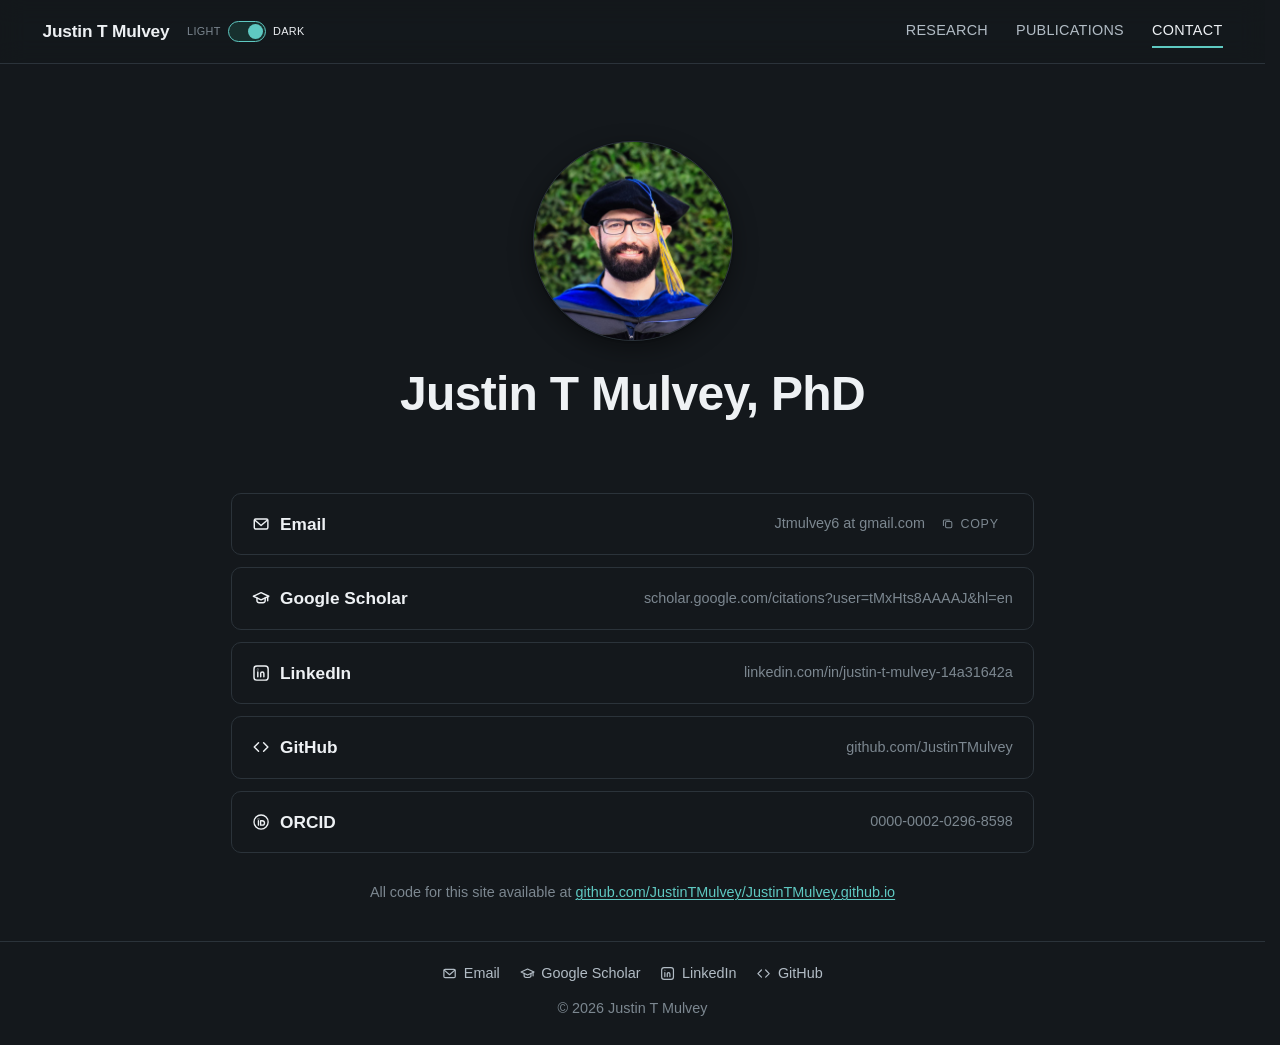
<file: contact.html>
<!DOCTYPE html>
<html lang="en">
<head>
<meta charset="utf-8">
<meta name="viewport" content="width=device-width, initial-scale=1">
<script>
(function () {
  try {
    var stored = localStorage.getItem('theme');
    var theme = stored || 'dark';
    document.documentElement.setAttribute('data-theme', theme);
  } catch (e) {}
})();
</script>
<title>Contact — Justin T Mulvey</title>
<meta name="description" content="Get in touch with Justin T Mulvey.">
<link rel="icon" href="assets/img/site/favicon.svg" type="image/svg+xml">
<link rel="stylesheet" href="assets/css/base.css">
<link rel="stylesheet" href="assets/css/layout.css">
<link rel="stylesheet" href="assets/css/cards.css">
<link rel="stylesheet" href="assets/css/mobile.css">
<link rel="canonical" href="https://justintmulvey.github.io/contact.html">
<meta property="og:type" content="website">
<meta property="og:site_name" content="Justin T Mulvey">
<meta property="og:url" content="https://justintmulvey.github.io/contact.html">
<meta property="og:title" content="Contact — Justin T Mulvey">
<meta property="og:description" content="Get in touch with Justin T Mulvey.">
<meta property="og:image" content="https://justintmulvey.github.io/assets/img/site/og-image.png">
<meta property="og:image:width" content="1200">
<meta property="og:image:height" content="630">
<meta property="og:image:alt" content="Justin T Mulvey — connecting structure, properties and performance through microscopy, computer vision, and data science.">
<meta name="twitter:card" content="summary_large_image">
<meta name="twitter:title" content="Contact — Justin T Mulvey">
<meta name="twitter:description" content="Get in touch with Justin T Mulvey.">
<meta name="twitter:image" content="https://justintmulvey.github.io/assets/img/site/og-image.png">
</head>
<body>

<a class="skip-link" href="#main">Skip to content</a>

<header class="site-header">
  <div class="wrap site-header__inner">
    <div class="site-header__brand">
      <a class="site-header__name" href="index.html">Justin T Mulvey</a>
      <div class="theme-switch">
        <span class="theme-switch__label theme-switch__label--light">Light</span>
        <button id="theme-toggle" class="theme-toggle" type="button" aria-label="Toggle dark mode" aria-pressed="true">
          <span class="theme-toggle__thumb"></span>
        </button>
        <span class="theme-switch__label theme-switch__label--dark">Dark</span>
      </div>
    </div>
    <nav class="site-nav" aria-label="Main">
      <a href="index.html">Research</a>
      <a href="publications.html">Publications</a>
      <a href="contact.html" aria-current="page">Contact</a>
    </nav>
  </div>
</header>

<main id="main">

  <!-- Same hero block as the research page, minus the tagline, so the
       portrait is identical in size and lands in the same place on both. -->
  <section class="hero hero--photo">
    <div class="wrap">
      <img class="hero__photo" src="assets/img/site/headshot.jpg" alt="Portrait of Justin T Mulvey" width="800" height="800">
      <h1 class="hero__title">Justin T Mulvey, PhD</h1>
    </div>
  </section>

  <!-- page--flush: the hero already supplies the space above, so this
       column must not add its own top padding on top of it. -->
  <div class="wrap page page--flush">
    <ul id="contact-links" class="contact-links"></ul>
    <p id="repo-note" class="contact-note" hidden></p>
  </div>

</main>

<footer class="site-footer">
  <div class="wrap">
    <p>&copy; <span id="year"></span> Justin T Mulvey</p>
    <nav class="site-footer__links" id="footer-links" aria-label="Elsewhere"></nav>
  </div>
</footer>

<script src="assets/js/main.js"></script>
<script src="assets/js/theme.js"></script>
</body>
</html>
</file>
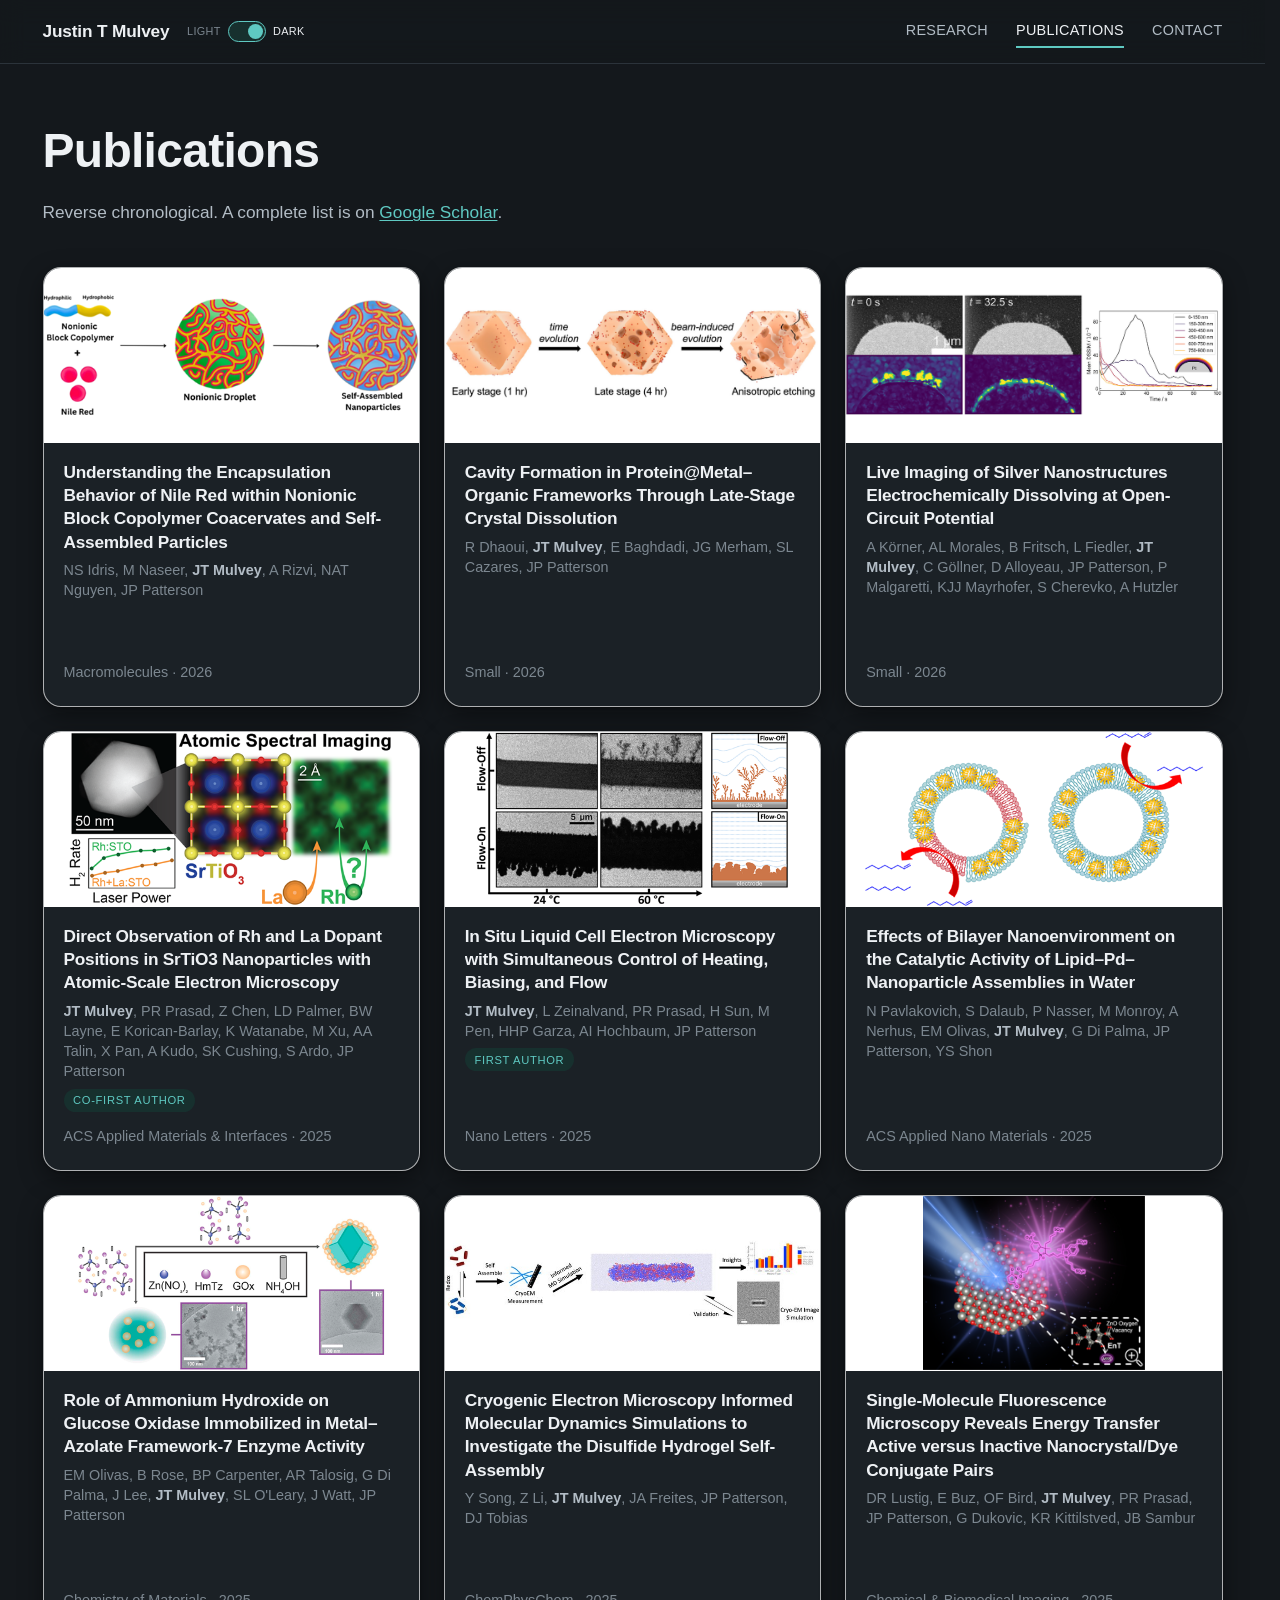
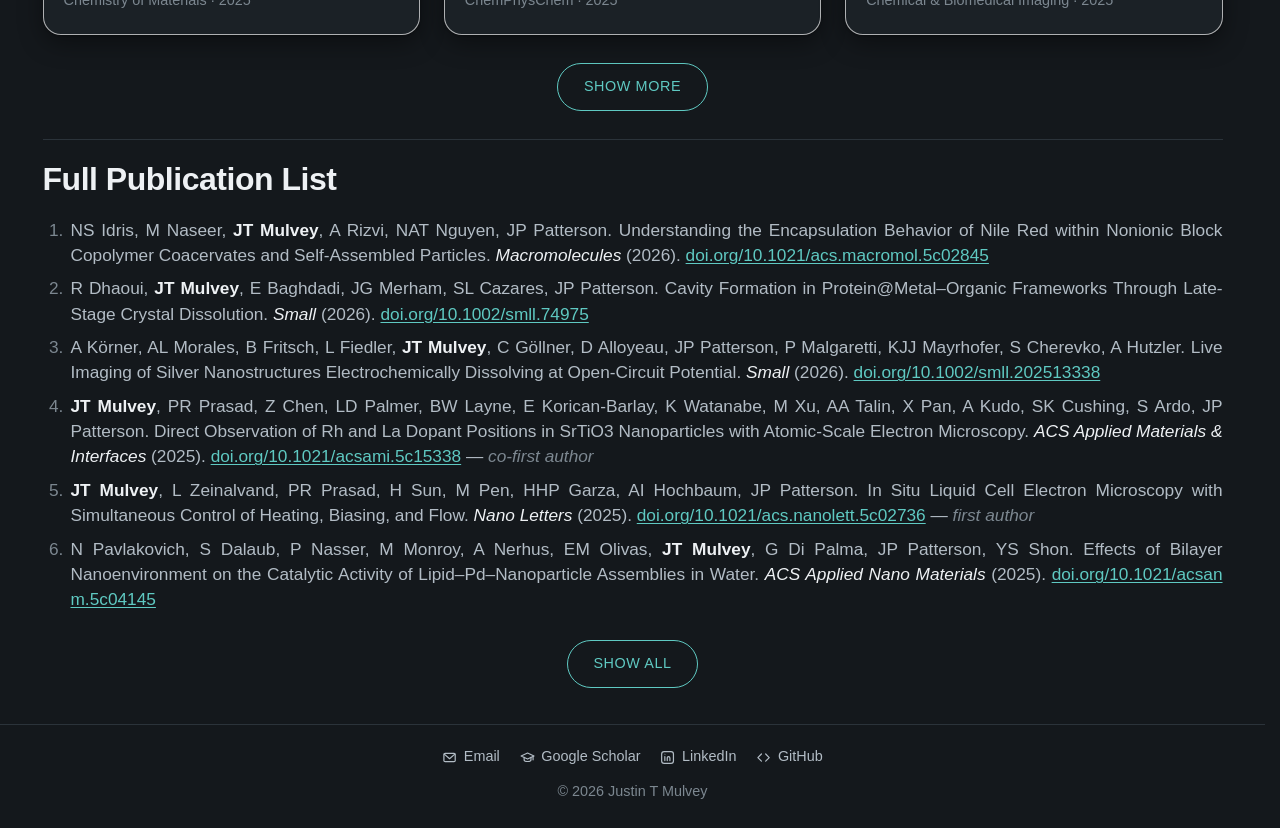
<file: publications.html>
<!DOCTYPE html>
<html lang="en">
<head>
<meta charset="utf-8">
<meta name="viewport" content="width=device-width, initial-scale=1">
<script>
(function () {
  try {
    var stored = localStorage.getItem('theme');
    var theme = stored || 'dark';
    document.documentElement.setAttribute('data-theme', theme);
  } catch (e) {}
})();
</script>
<title>Publications — Justin T Mulvey</title>
<meta name="description" content="Peer-reviewed publications by Justin T Mulvey.">
<link rel="icon" href="assets/img/site/favicon.svg" type="image/svg+xml">
<link rel="stylesheet" href="assets/css/base.css">
<link rel="stylesheet" href="assets/css/layout.css">
<link rel="stylesheet" href="assets/css/cards.css">
<link rel="stylesheet" href="assets/css/mobile.css">
<link rel="canonical" href="https://justintmulvey.github.io/publications.html">
<meta property="og:type" content="website">
<meta property="og:site_name" content="Justin T Mulvey">
<meta property="og:url" content="https://justintmulvey.github.io/publications.html">
<meta property="og:title" content="Publications — Justin T Mulvey">
<meta property="og:description" content="Peer-reviewed publications by Justin T Mulvey.">
<meta property="og:image" content="https://justintmulvey.github.io/assets/img/site/og-image.png">
<meta property="og:image:width" content="1200">
<meta property="og:image:height" content="630">
<meta property="og:image:alt" content="Justin T Mulvey — connecting structure, properties and performance through microscopy, computer vision, and data science.">
<meta name="twitter:card" content="summary_large_image">
<meta name="twitter:title" content="Publications — Justin T Mulvey">
<meta name="twitter:description" content="Peer-reviewed publications by Justin T Mulvey.">
<meta name="twitter:image" content="https://justintmulvey.github.io/assets/img/site/og-image.png">
</head>
<body>

<a class="skip-link" href="#main">Skip to content</a>

<header class="site-header">
  <div class="wrap site-header__inner">
    <div class="site-header__brand">
      <a class="site-header__name" href="index.html">Justin T Mulvey</a>
      <div class="theme-switch">
        <span class="theme-switch__label theme-switch__label--light">Light</span>
        <button id="theme-toggle" class="theme-toggle" type="button" aria-label="Toggle dark mode" aria-pressed="true">
          <span class="theme-toggle__thumb"></span>
        </button>
        <span class="theme-switch__label theme-switch__label--dark">Dark</span>
      </div>
    </div>
    <nav class="site-nav" aria-label="Main">
      <a href="index.html">Research</a>
      <a href="publications.html" aria-current="page">Publications</a>
      <a href="contact.html">Contact</a>
    </nav>
  </div>
</header>

<main id="main" class="wrap page">
  <h1 class="page__title">Publications</h1>
  <p class="page__lead">
    Reverse chronological. A complete list is on <a id="scholar-link" href="https://scholar.google.com/citations?user=tMxHts8AAAAJ&amp;hl=en" target="_blank" rel="noopener">Google Scholar</a>.
  </p>
  <div id="publications" class="pub-grid">
    <p class="cards__loading">Loading publications…</p>
  </div>

  <section class="cv-pubs">
    <h2 class="cv-pubs__title">Full Publication List</h2>

    <ol class="cv-pubs__list">
      <li>NS Idris, M Naseer, <strong>JT Mulvey</strong>, A Rizvi, NAT Nguyen, JP Patterson. Understanding the Encapsulation Behavior of Nile Red within Nonionic Block Copolymer Coacervates and Self-Assembled Particles. <em class="cv-pubs__journal">Macromolecules</em> (2026). <a href="https://doi.org/10.1021/acs.macromol.5c02845" target="_blank" rel="noopener">doi.org/10.1021/acs.macromol.5c02845</a></li>
      <li>R Dhaoui, <strong>JT Mulvey</strong>, E Baghdadi, JG Merham, SL Cazares, JP Patterson. Cavity Formation in Protein@Metal–Organic Frameworks Through Late-Stage Crystal Dissolution. <em class="cv-pubs__journal">Small</em> (2026). <a href="https://doi.org/10.1002/smll.74975" target="_blank" rel="noopener">doi.org/10.1002/smll.74975</a></li>
      <li>A Körner, AL Morales, B Fritsch, L Fiedler, <strong>JT Mulvey</strong>, C Göllner, D Alloyeau, JP Patterson, P Malgaretti, KJJ Mayrhofer, S Cherevko, A Hutzler. Live Imaging of Silver Nanostructures Electrochemically Dissolving at Open-Circuit Potential. <em class="cv-pubs__journal">Small</em> (2026). <a href="https://doi.org/10.1002/smll.202513338" target="_blank" rel="noopener">doi.org/10.1002/smll.202513338</a></li>
      <li><strong>JT Mulvey</strong>, PR Prasad, Z Chen, LD Palmer, BW Layne, E Korican-Barlay, K Watanabe, M Xu, AA Talin, X Pan, A Kudo, SK Cushing, S Ardo, JP Patterson. Direct Observation of Rh and La Dopant Positions in SrTiO3 Nanoparticles with Atomic-Scale Electron Microscopy. <em class="cv-pubs__journal">ACS Applied Materials &amp; Interfaces</em> (2025). <a href="https://doi.org/10.1021/acsami.5c15338" target="_blank" rel="noopener">doi.org/10.1021/acsami.5c15338</a> — <em>co-first author</em></li>
      <li><strong>JT Mulvey</strong>, L Zeinalvand, PR Prasad, H Sun, M Pen, HHP Garza, AI Hochbaum, JP Patterson. In Situ Liquid Cell Electron Microscopy with Simultaneous Control of Heating, Biasing, and Flow. <em class="cv-pubs__journal">Nano Letters</em> (2025). <a href="https://doi.org/10.1021/acs.nanolett.5c02736" target="_blank" rel="noopener">doi.org/10.1021/acs.nanolett.5c02736</a> — <em>first author</em></li>
      <li>N Pavlakovich, S Dalaub, P Nasser, M Monroy, A Nerhus, EM Olivas, <strong>JT Mulvey</strong>, G Di Palma, JP Patterson, YS Shon. Effects of Bilayer Nanoenvironment on the Catalytic Activity of Lipid–Pd–Nanoparticle Assemblies in Water. <em class="cv-pubs__journal">ACS Applied Nano Materials</em> (2025). <a href="https://doi.org/10.1021/acsanm.5c04145" target="_blank" rel="noopener">doi.org/10.1021/acsanm.5c04145</a></li>
      <li>EM Olivas, B Rose, BP Carpenter, AR Talosig, G Di Palma, J Lee, <strong>JT Mulvey</strong>, SL O'Leary, J Watt, JP Patterson. Role of Ammonium Hydroxide on Glucose Oxidase Immobilized in Metal–Azolate Framework-7 Enzyme Activity. <em class="cv-pubs__journal">Chemistry of Materials</em> (2025). <a href="https://doi.org/10.1021/acs.chemmater.5c01450" target="_blank" rel="noopener">doi.org/10.1021/acs.chemmater.5c01450</a></li>
      <li>Y Song, Z Li, <strong>JT Mulvey</strong>, JA Freites, JP Patterson, DJ Tobias. Cryogenic Electron Microscopy Informed Molecular Dynamics Simulations to Investigate the Disulfide Hydrogel Self-Assembly. <em class="cv-pubs__journal">ChemPhysChem</em> (2025). <a href="https://doi.org/10.1002/cphc.202401085" target="_blank" rel="noopener">doi.org/10.1002/cphc.202401085</a></li>
      <li>DR Lustig, E Buz, OF Bird, <strong>JT Mulvey</strong>, PR Prasad, JP Patterson, G Dukovic, KR Kittilstved, JB Sambur. Single-Molecule Fluorescence Microscopy Reveals Energy Transfer Active versus Inactive Nanocrystal/Dye Conjugate Pairs. <em class="cv-pubs__journal">Chemical &amp; Biomedical Imaging</em> (2025). <a href="https://doi.org/10.1021/cbmi.5c00009" target="_blank" rel="noopener">doi.org/10.1021/cbmi.5c00009</a></li>
      <li><strong>JT Mulvey</strong>, KP Iyer, T Ortega, JG Merham, Y Pivak, H Sun, AI Hochbaum, JP Patterson. Correlating Electrochemical Stimulus to Structural Change in Liquid Electron Microscopy Videos Using the Structural Dissimilarity Metric. <em class="cv-pubs__journal">Ultramicroscopy</em> (2024). <a href="https://doi.org/10.1016/j.ultramic.2023.113894" target="_blank" rel="noopener">doi.org/10.1016/j.ultramic.2023.113894</a> — <em>first author</em></li>
      <li>PJ Hurst, <strong>JT Mulvey</strong>, RA Bone, S Selmani, RF Hudson, Z Guan, JR Green, JP Patterson. CryoEM Reveals the Complex Self-Assembly of a Chemically Driven Disulfide Hydrogel. <em class="cv-pubs__journal">Chemical Science</em> (2024). <a href="https://doi.org/10.1039/D3SC05790A" target="_blank" rel="noopener">doi.org/10.1039/D3SC05790A</a></li>
      <li>WS Gibson, <strong>JT Mulvey</strong>, S Das, S Selmani, JG Merham, AM Rakowski, E Schwartz, AI Hochbaum, Z Guan, JR Green, JP Patterson. Observing the Dynamics of an Electrochemically Driven Active Material with Liquid Electron Microscopy. <em class="cv-pubs__journal">ACS Nano</em> (2024). <a href="https://doi.org/10.1021/acsnano.4c01524" target="_blank" rel="noopener">doi.org/10.1021/acsnano.4c01524</a></li>
      <li>R Dhaoui, SL Cazarez, L Xing, E Baghdadi, <strong>JT Mulvey</strong>, NS Idris, PJ Hurst, MP Vena, GD Palma, JP Patterson. 3D Visualization of Proteins within Metal–Organic Frameworks via Ferritin-Enabled Electron Microscopy. <em class="cv-pubs__journal">Advanced Functional Materials</em> (2024). <a href="https://doi.org/10.1002/adfm.202312972" target="_blank" rel="noopener">doi.org/10.1002/adfm.202312972</a></li>
      <li>AR Talosig, F Wang, <strong>JT Mulvey</strong>, BP Carpenter, EM Olivas, BB Katz, C Zhu, JP Patterson. Understanding the Nucleation and Growth of ZIF-8 Polymorphs. <em class="cv-pubs__journal">Crystal Growth &amp; Design</em> (2024). <a href="https://doi.org/10.1021/acs.cgd.4c00194" target="_blank" rel="noopener">doi.org/10.1021/acs.cgd.4c00194</a></li>
      <li>DR Lustig, E Buz, <strong>JT Mulvey</strong>, JP Patterson, KR Kittilstved, JB Sambur. Characterizing the Ligand Shell Morphology of PEG-Coated ZnO Nanocrystals Using FRET Spectroscopy. <em class="cv-pubs__journal">Journal of Physical Chemistry B</em> (2023). <a href="https://doi.org/10.1021/acs.jpcb.3c04900" target="_blank" rel="noopener">doi.org/10.1021/acs.jpcb.3c04900</a></li>
      <li>DR Lustig, ZN Nilsson, <strong>JT Mulvey</strong>, W Zang, X Pan, JP Patterson, JB Sambur. Toward Imaging Defect-Mediated Energy Transfer between Single Nanocrystal Donors and Single Molecule Acceptors. <em class="cv-pubs__journal">Chemical &amp; Biomedical Imaging</em> (2023). <a href="https://doi.org/10.1021/cbmi.3c00015" target="_blank" rel="noopener">doi.org/10.1021/cbmi.3c00015</a></li>
      <li>S Selmani, E Schwartz, <strong>JT Mulvey</strong>, H Wei, A Grosvirt-Dramen, W Gibson, AI Hochbaum, JP Patterson, R Ragan, Z Guan. Electrically Fueled Active Supramolecular Materials. <em class="cv-pubs__journal">Journal of the American Chemical Society</em> (2022). <a href="https://doi.org/10.1021/jacs.2c01884" target="_blank" rel="noopener">doi.org/10.1021/jacs.2c01884</a></li>
      <li>BP Carpenter, AR Talosig, <strong>JT Mulvey</strong>, JG Merham, J Esquivel, B Rose, AF Ogata, DA Fishman, JP Patterson. Role of Molecular Modification and Protein Folding in the Nucleation and Growth of Protein–Metal–Organic Frameworks. <em class="cv-pubs__journal">Chemistry of Materials</em> (2022). <a href="https://doi.org/10.1021/acs.chemmater.2c01903" target="_blank" rel="noopener">doi.org/10.1021/acs.chemmater.2c01903</a></li>
      <li>TL Murrey, <strong>JT Mulvey</strong>, M Jha, AS Fergerson, D Vong, A Soika, J Lorek, SE Dolan, DR Tiffany-Appleton, AJ Moulé. Approaching Rapid, High-Resolution, Large-Area Patterning of Semiconducting Polymers Using Projection Photothermal Lithography. <em class="cv-pubs__journal">Advanced Materials Technologies</em> (2022). <a href="https://doi.org/10.1002/admt.202100812" target="_blank" rel="noopener">doi.org/10.1002/admt.202100812</a></li>
      <li>A Rizvi, <strong>JT Mulvey</strong>, JP Patterson. Observation of Liquid–Liquid-Phase Separation and Vesicle Spreading during Supported Bilayer Formation via Liquid-Phase Transmission Electron Microscopy. <em class="cv-pubs__journal">Nano Letters</em> (2021). <a href="https://doi.org/10.1021/acs.nanolett.1c03556" target="_blank" rel="noopener">doi.org/10.1021/acs.nanolett.1c03556</a> — <em>co-first author</em></li>
      <li>A Rizvi, <strong>JT Mulvey</strong>, BP Carpenter, R Talosig, JP Patterson. A Close Look at Molecular Self-Assembly with the Transmission Electron Microscope. <em class="cv-pubs__journal">Chemical Reviews</em> (2021). <a href="https://doi.org/10.1021/acs.chemrev.1c00189" target="_blank" rel="noopener">doi.org/10.1021/acs.chemrev.1c00189</a></li>
      <li>TL Murrey, K Guo, <strong>JT Mulvey</strong>, OA Lee, C Cendra, ZI Bedolla-Valdez, A Salleo, JF Moulin, K Hong, AJ Moulé. Additive Solution Deposition of Multi-Layered Semiconducting Polymer Films for Design of Sophisticated Device Architectures. <em class="cv-pubs__journal">Journal of Materials Chemistry C</em> (2019). <a href="https://doi.org/10.1039/C8TC05652H" target="_blank" rel="noopener">doi.org/10.1039/C8TC05652H</a></li>
    </ol>

    <h3 class="cv-pubs__subhead">In Preparation</h3>
    <ul class="cv-pubs__list cv-pubs__list--bullet">
      <li><strong>JT Mulvey</strong>, A Rizvi, JP Patterson. Multiphase Nanoscale Coacervates in Organic Solvent Systems Studied via Liquid Cell Electron Microscopy. <em>In preparation.</em></li>
    </ul>

    <h3 class="cv-pubs__subhead">Conference Proceedings (not peer-reviewed)</h3>
    <ul class="cv-pubs__list cv-pubs__list--bullet">
      <li><strong>JT Mulvey</strong>, et al. Liquid Electron Microscopy with Non-Aqueous Solvents: Evaluating the Beam-Sample Interactions of Complex Liquid Structures. <em class="cv-pubs__journal">Microscopy and Microanalysis</em> (2023). <a href="https://doi.org/10.1093/micmic/ozad067.909" target="_blank" rel="noopener">doi.org/10.1093/micmic/ozad067.909</a></li>
    </ul>

    <h3 class="cv-pubs__subhead">Doctoral Dissertation</h3>
    <ul class="cv-pubs__list cv-pubs__list--bullet">
      <li><strong>JT Mulvey</strong>. Deterministic Image Analysis for In Situ Transmission Electron Microscopy. <em>University of California, Irvine</em> (2024). ProQuest ID: Mulvey_uci_0030D_19306. <a href="https://escholarship.org/uc/item/9vn2t78g" target="_blank" rel="noopener">escholarship.org/uc/item/9vn2t78g</a></li>
    </ul>
  </section>
</main>

<footer class="site-footer">
  <div class="wrap">
    <p>&copy; <span id="year"></span> Justin T Mulvey</p>
    <nav class="site-footer__links" id="footer-links" aria-label="Elsewhere"></nav>
  </div>
</footer>

<script src="assets/js/render-publications.js"></script>
<script src="assets/js/main.js"></script>
<script src="assets/js/theme.js"></script>
</body>
</html>
</file>
<file: assets/css/base.css>
/* ------------------------------------------------------------------
   base.css — design tokens, reset, typography
   Change the palette and type scale here; nothing else hardcodes them.
   ------------------------------------------------------------------ */

:root {
  /* palette */
  --ink:        #14181c;   /* body text */
  --ink-soft:   #55606b;   /* secondary text, captions */
  --ink-faint:  #8b96a1;   /* metadata, counters */
  --paper:      #ffffff;   /* page background */
  --paper-alt:  #f5f6f8;   /* card background */
  --line:       #e2e6ea;   /* hairlines, borders */
  --accent:     #1f6f6b;   /* links, active states */
  --accent-dim: #e6f0ef;   /* accent background wash */
  --header-bg:  rgba(255, 255, 255, 0.88);
  --card-border: rgba(0, 0, 0, 0.85);

  /* type */
  --font-sans: "Inter", -apple-system, BlinkMacSystemFont, "Segoe UI",
               Roboto, Helvetica, Arial, sans-serif;
  --font-serif: "Source Serif 4", Georgia, "Times New Roman", serif;

  --step--1: clamp(0.83rem, 0.8rem + 0.15vw, 0.9rem);
  --step-0:  clamp(1rem, 0.96rem + 0.2vw, 1.08rem);
  --step-1:  clamp(1.2rem, 1.1rem + 0.5vw, 1.4rem);
  --step-2:  clamp(1.5rem, 1.3rem + 1vw, 2rem);
  --step-3:  clamp(2rem, 1.6rem + 2vw, 3rem);

  /* space + shape */
  --gap:      1.5rem;
  --radius:   18px;
  --radius-sm: 10px;
  --wrap:     1180px;
  --header-h: 64px;

  --shadow: 0 1px 2px rgba(20, 24, 28, 0.04),
            0 8px 24px rgba(20, 24, 28, 0.06);
}

/* --- dark theme ----------------------------------------------------
   Toggled by assets/js/theme.js, which sets data-theme on <html> and
   mirrors the choice to localStorage. See theme-init snippet in <head>
   for the flash-free load. */
html[data-theme="dark"] {
  --ink:        #eef1f4;
  --ink-soft:   #b2bcc5;
  --ink-faint:  #7c8790;
  --paper:      #14181c;
  --paper-alt:  #1b2126;
  --line:       #2b333a;
  --accent:     #5fc9c2;
  --accent-dim: #17302e;
  --header-bg:  rgba(20, 24, 28, 0.88);
  --card-border: rgba(255, 255, 255, 0.65);

  --shadow: 0 1px 2px rgba(0, 0, 0, 0.3),
            0 8px 24px rgba(0, 0, 0, 0.4);
}

*, *::before, *::after { box-sizing: border-box; }

html {
  scroll-behavior: smooth;
  scroll-padding-top: calc(var(--header-h) + 1rem);
  -webkit-text-size-adjust: 100%;

  /* Always reserve the scrollbar's width, whether or not the page is long
     enough to need one.

     Without this, a long page (research) has a scrollbar and a short one
     (contact) does not, so their viewports differ by the scrollbar's width
     — about 15px on Windows and Linux. Everything centred, which on this
     site is everything, then sits half that further right on the short
     page, and moving between the two makes the whole layout twitch
     sideways, header included.

     macOS and touch devices use overlay scrollbars that take no space, so
     this is a no-op there: nothing to reserve, nothing to shift. */
  scrollbar-gutter: stable;
}

/* Safari only shipped scrollbar-gutter in 18.2. Older versions get the
   blunt equivalent — a scrollbar track that is always present. Identical
   effect on layout, just visible even when the page does not scroll. */
@supports not (scrollbar-gutter: stable) {
  html { overflow-y: scroll; }
}

body {
  margin: 0;
  min-height: 100vh;
  display: flex;
  flex-direction: column;
  background: var(--paper);
  color: var(--ink);
  font-family: var(--font-sans);
  font-size: var(--step-0);
  line-height: 1.65;
  -webkit-font-smoothing: antialiased;
  transition: background 0.2s ease, color 0.2s ease;
}

/* pages with little content still push the footer to the bottom of the
   viewport instead of leaving it stranded halfway down */
main { flex: 1 1 auto; }

.icon {
  width: 1.05em;
  height: 1.05em;
  flex: 0 0 auto;
}

h1, h2, h3 {
  line-height: 1.2;
  margin: 0 0 0.5em;
  font-weight: 600;
  letter-spacing: -0.015em;
}

h1 { font-size: var(--step-3); }
h2 { font-size: var(--step-2); }
h3 { font-size: var(--step-1); }

p { margin: 0 0 1em; }
p:last-child { margin-bottom: 0; }

a {
  color: var(--accent);
  text-decoration-thickness: 1px;
  text-underline-offset: 2px;
}
a:hover { text-decoration-thickness: 2px; }

img, video { max-width: 100%; height: auto; display: block; }

code {
  font-family: ui-monospace, SFMono-Regular, Menlo, monospace;
  font-size: 0.9em;
  background: var(--paper-alt);
  padding: 0.1em 0.35em;
  border-radius: 4px;
}

button {
  font: inherit;
  color: inherit;
  cursor: pointer;
}

:focus-visible {
  outline: 2px solid var(--accent);
  outline-offset: 3px;
  border-radius: 3px;
}

.skip-link {
  position: absolute;
  left: -9999px;
  top: 0;
  background: var(--accent);
  color: #fff;
  padding: 0.6rem 1rem;
  z-index: 100;
  border-radius: 0 0 var(--radius-sm) 0;
}
.skip-link:focus { left: 0; }

.visually-hidden {
  position: absolute;
  width: 1px; height: 1px;
  padding: 0; margin: -1px;
  overflow: hidden;
  clip: rect(0 0 0 0);
  white-space: nowrap;
}

@media (prefers-reduced-motion: reduce) {
  html { scroll-behavior: auto; }
  *, *::before, *::after {
    animation-duration: 0.01ms !important;
    transition-duration: 0.01ms !important;
  }
}
</file>
<file: assets/css/layout.css>
/* ------------------------------------------------------------------
   layout.css — header, footer, page wrappers, publications, contact
   ------------------------------------------------------------------ */

.wrap {
  width: min(100% - 2.5rem, var(--wrap));
  margin-inline: auto;
}

/* --- header ------------------------------------------------------- */

.site-header {
  position: sticky;
  top: 0;
  z-index: 20;
  height: var(--header-h);
  background: var(--header-bg);
  backdrop-filter: saturate(180%) blur(12px);
  border-bottom: 1px solid var(--line);
  transition: background 0.2s ease, border-color 0.2s ease;
}

.site-header__inner {
  height: 100%;
  display: flex;
  align-items: center;
  justify-content: space-between;
  gap: var(--gap);
}

.site-header__brand {
  display: flex;
  align-items: center;
  gap: 1.1rem;
}

.site-header__name {
  font-weight: 600;
  font-size: var(--step-0);
  letter-spacing: -0.01em;
  color: var(--ink);
  text-decoration: none;
}

/* --- dark mode switch ------------------------------------------- */

.theme-switch {
  display: flex;
  align-items: center;
  gap: 0.45rem;
}

.theme-switch__label {
  font-size: 0.68rem;
  letter-spacing: 0.03em;
  text-transform: uppercase;
  color: var(--ink-faint);
  transition: color 0.2s ease;
}

/* the switch defaults to dark, so "Dark" starts emphasized; :has() flips
   emphasis to whichever side is active without any extra JS */
.theme-switch__label--dark { color: var(--ink); }

.theme-switch:has(.theme-toggle[aria-pressed="false"]) .theme-switch__label--light { color: var(--ink); }
.theme-switch:has(.theme-toggle[aria-pressed="false"]) .theme-switch__label--dark { color: var(--ink-faint); }

.theme-toggle {
  --track-w: 38px;
  --track-h: 21px;
  flex: 0 0 auto;
  width: var(--track-w);
  height: var(--track-h);
  padding: 2px;
  display: inline-flex;
  align-items: center;
  background: var(--paper-alt);
  border: 1px solid var(--line);
  border-radius: 999px;
  transition: background 0.2s ease, border-color 0.2s ease;
}

.theme-toggle__thumb {
  width: calc(var(--track-h) - 6px);
  height: calc(var(--track-h) - 6px);
  border-radius: 50%;
  background: var(--ink-faint);
  transform: translateX(0);
  transition: transform 0.2s ease, background 0.2s ease;
}

.theme-toggle[aria-pressed="true"] {
  background: var(--accent-dim);
  border-color: var(--accent);
}

.theme-toggle[aria-pressed="true"] .theme-toggle__thumb {
  background: var(--accent);
  transform: translateX(calc(var(--track-w) - var(--track-h)));
}

.site-nav {
  display: flex;
  gap: 1.75rem;
}

.site-nav a {
  color: var(--ink-soft);
  text-decoration: none;
  font-size: var(--step--1);
  letter-spacing: 0.02em;
  text-transform: uppercase;
  padding: 0.25rem 0;
  border-bottom: 2px solid transparent;
}

.site-nav a:hover { color: var(--ink); }

.site-nav a[aria-current="page"] {
  color: var(--ink);
  border-bottom-color: var(--accent);
}

/* --- hero --------------------------------------------------------- */

.hero {
  padding: clamp(2.4rem, 6.4vw, 4.8rem) 0 clamp(2rem, 5vw, 3.5rem);
}

.hero__title {
  margin-bottom: 0.3em;
}

.hero__tagline {
  font-family: var(--font-serif);
  font-size: var(--step-1);
  color: var(--ink-soft);
  max-width: 34ch;
  line-height: 1.45;
}

.hero--photo .wrap {
  display: flex;
  flex-direction: column;
  align-items: center;
  text-align: center;
}

.hero__photo {
  width: clamp(140px, 20vw, 200px);
  height: clamp(140px, 20vw, 200px);
  border-radius: 50%;
  object-fit: cover;
  box-shadow: var(--shadow);
  border: 1px solid var(--line);
  margin-bottom: 1.5rem;
}

.hero--photo .hero__tagline {
  max-width: 46ch;
}

/* --- generic inner page ------------------------------------------- */

/* Bottom padding, halved twice: 5rem -> 2.5rem -> 1.25rem. Together with
   the footer's top margin it sets the run-out from the last button to the
   footer rule, now 2.25rem (36px) against the original 9rem.
   mobile.css overrides this below 860px. */
.page {
  padding: clamp(2rem, 4.8vw, 3.6rem) 0 1.25rem;
}

/* For a page whose content sits under a .hero — the hero's own bottom
   padding is the gap, and adding this column's top padding on top of it
   would double the space. */
.page--flush { padding-top: 0; }

.page__title { margin-bottom: 0.4em; }

.page__lead {
  color: var(--ink-soft);
  max-width: 62ch;
  margin-bottom: 2.5rem;
}

/* --- publications: card grid ---------------------------------------- */

.pub-grid {
  display: grid;
  grid-template-columns: repeat(auto-fill, minmax(280px, 1fr));
  gap: var(--gap);
}

.pub-card {
  display: block;
  height: 440px;
  background: var(--paper-alt);
  border: 1px solid var(--card-border);
  border-radius: var(--radius);
  box-shadow: var(--shadow);
  overflow: hidden;
  transition: transform 0.15s ease, box-shadow 0.15s ease, border-color 0.2s ease;
}

.pub-card:has(.pub-card__link:hover) {
  transform: translateY(-2px);
  box-shadow: 0 4px 10px rgba(20, 24, 28, 0.07), 0 14px 28px rgba(20, 24, 28, 0.08);
}

/* 40 / 60, image over text, on every screen size. Nothing overrides this. */
.pub-card__link {
  display: grid;
  grid-template-rows: 2fr 3fr;
  height: 100%;
  color: inherit;
  text-decoration: none;
}

.pub-card__thumb {
  position: relative;
  background: #fff;
  display: grid;
  overflow: hidden;
  border-bottom: 1px solid var(--card-border);
  transition: border-color 0.2s ease;
}

.pub-card--placeholder .pub-card__thumb {
  background: var(--paper-alt);
}

/* Which edges a figure locks to depends on the figure's own proportions, not
   on the frame's: wider than 2.2:1 locks left and right, anything squarer
   locks top and bottom. render-publications.js adds .is-wide once the image
   reports its dimensions; the default below is the top-and-bottom case.

   Absolutely positioned rather than laid out in the grid — as a grid item the
   figure sizes the implicit row, which makes its own percentage height
   circular and silently falls back to natural pixel size. */
.pub-card__thumb img {
  position: absolute;
  top: 50%;
  left: 50%;
  transform: translate(-50%, -50%);
  max-width: none;
  height: 100%;
  width: auto;
  background: inherit;
}

.pub-card__thumb img.is-wide {
  width: 100%;
  height: auto;
}

/* the "figure not added yet" graphic is a fixed-size mark, not a figure —
   centred at natural size, neither locked nor scaled */
.pub-card--placeholder .pub-card__thumb img {
  width: auto;
  height: auto;
  opacity: 0.85;
}

.pub-card__body {
  display: flex;
  flex-direction: column;
  min-height: 0;
  overflow: hidden;
  padding: 1.1rem 1.25rem 1.3rem;
}

.pub-card__tags {
  display: flex;
  flex-wrap: wrap;
  gap: 0.4rem;
  margin-bottom: 0.5rem;
}

.pub-card__tag {
  display: inline-block;
  font-size: 0.7rem;
  letter-spacing: 0.06em;
  text-transform: uppercase;
  background: var(--accent-dim);
  color: var(--accent);
  border-radius: 999px;
  padding: 0.15rem 0.6rem;
}

.pub-card__title {
  font-size: var(--step-0);
  font-weight: 600;
  line-height: 1.35;
  margin: 0 0 0.35em;
  color: var(--ink);
  display: -webkit-box;
  -webkit-box-orient: vertical;
  -webkit-line-clamp: 4;
  overflow: hidden;
}

.pub-card__link:hover .pub-card__title { color: var(--accent); }

.pub-card__authors {
  font-size: var(--step--1);
  line-height: 1.4;
  color: var(--ink-faint);
  margin: 0 0 0.5em;
  display: -webkit-box;
  -webkit-box-orient: vertical;
  -webkit-line-clamp: 5;
  overflow: hidden;
}

.pub-card__authors strong {
  color: var(--ink-soft);
  font-weight: 700;
}

.pub-card__meta {
  font-size: var(--step--1);
  color: var(--ink-faint);
  margin: auto 0 0;
}

/* Label and outline wear the accent permanently, so the button announces
   itself as the page's one control rather than sitting in grey until the
   pointer happens to find it. That leaves the fill as the only thing left
   to change on hover — see below. mobile.css already did this at rest for
   touch, where there is no hover to reveal anything. */
.pub-more {
  display: block;
  margin: 1.75rem auto 0;
  padding: 0.7rem 1.6rem;
  background: transparent;
  color: var(--accent);
  border: 1px solid var(--accent);
  border-radius: 999px;
  font-size: var(--step--1);
  letter-spacing: 0.04em;
  text-transform: uppercase;
  transition: background 0.15s;
}

/* Hover is now purely the fill washing in — the same dim accent it used
   before, just no longer accompanied by a colour change that has already
   happened. */
.pub-more:hover,
.pub-more:focus-visible {
  background: var(--accent-dim);
}

/* --- CV-style dense publication list -------------------------------- */

/* Both halves of the run-up from the "Show N more" button to the full list
   are halved (3.5 -> 1.75 above the rule, 2.5 -> 1.25 below it), so the rule
   stays proportionally placed in a gap that is now 3rem instead of 6rem. */
.cv-pubs {
  margin-top: 1.75rem;
  padding-top: 1.25rem;
  border-top: 1px solid var(--line);
}

.cv-pubs__title {
  font-size: var(--step-2);
  margin-bottom: 0.6em;
}

.cv-pubs__subhead {
  font-size: var(--step--1);
  text-transform: uppercase;
  letter-spacing: 0.08em;
  color: var(--ink-soft);
  margin: 1.75rem 0 0.5rem;
}

.cv-pubs__list {
  margin: 0;
  padding-left: 1.6rem;
  font-size: var(--step-0);
  line-height: 1.45;
  color: var(--ink-soft);
  text-align: justify;
  text-justify: inter-word;
}

.cv-pubs__list li {
  margin-bottom: 0.55rem;
  padding-left: 0.15rem;
}

.cv-pubs__list li::marker {
  color: var(--ink-faint);
  font-variant-numeric: tabular-nums;
}

.cv-pubs__list strong {
  color: var(--ink);
  font-weight: 700;
}

.cv-pubs__list em {
  font-style: italic;
  color: var(--ink-faint);
}

.cv-pubs__list em.cv-pubs__journal {
  color: var(--ink);
}

.cv-pubs__list a {
  color: var(--accent);
  word-break: break-all;
}

.cv-pubs__list--bullet {
  list-style: disc;
}

/* --- contact ------------------------------------------------------- */

/* 68% of the content column, centred — the rows were running the full page
   width, which left a lot of empty space between a short label on the left
   and its URL on the right. First pass took 10% off each side (to 80%),
   then a further 15% off that width. mobile.css puts it back to full
   width, where there is none to spare. */
.contact-links {
  list-style: none;
  padding: 0;
  margin: 0 auto;
  width: 68%;
  display: grid;
  gap: 0.75rem;
}

/* grid items default to min-width: auto, which lets the nowrap URL inside
   push the row wider than the page. */
.contact-links li { min-width: 0; }

.contact-links a {
  display: flex;
  align-items: center;
  justify-content: space-between;
  gap: 1rem;
  padding: 1rem 1.25rem;
  border: 1px solid var(--line);
  border-radius: var(--radius-sm);
  text-decoration: none;
  color: var(--ink);
  transition: border-color 0.15s, background 0.15s;
}

.contact-links a:hover {
  border-color: var(--accent);
  background: var(--accent-dim);
}

.contact-links .label {
  font-weight: 600;
  flex: 0 0 auto;
  white-space: nowrap;
  display: inline-flex;
  align-items: center;
  gap: 0.6rem;
}

.contact-links .value {
  color: var(--ink-faint);
  font-size: var(--step--1);
  flex: 1 1 auto;
  min-width: 0;
  text-align: right;
  white-space: nowrap;
  overflow: hidden;
  text-overflow: ellipsis;
}

/* Source-code line under the contact list. Deliberately quiet — it is a
   footnote to the page, not a sixth link in the stack. */
.contact-note {
  margin: 1.75rem 0 0;
  font-size: var(--step--1);
  color: var(--ink-faint);
  text-align: center;
}

.contact-note a { overflow-wrap: anywhere; }

/* --- click-to-copy affordance (email row) ---------------------------
   The email row copies instead of navigating, so it needs to say so on
   its face — an unlabelled link that doesn't go anywhere reads as broken.

   Idle and confirmed states are stacked in the same grid cell rather than
   swapped with display:none, so the control is always as wide as its
   widest state and the row doesn't twitch when the label changes. */

.copy-affordance {
  flex: 0 0 auto;
  display: inline-flex;
  align-items: center;
  gap: 0.4rem;
  color: var(--ink-faint);
  font-size: var(--step--2, 0.78rem);
  text-transform: uppercase;
  letter-spacing: 0.06em;
  transition: color 0.15s;
}

.copy-affordance__icon,
.copy-affordance__text { display: grid; }

.copy-affordance__icon > *,
.copy-affordance__text > * {
  grid-area: 1 / 1;
  transition: opacity 0.15s;
}

.copy-affordance__icon > :nth-child(2),
.copy-affordance__done { opacity: 0; }

.contact-links a:hover .copy-affordance { color: var(--accent); }

/* confirmed state: icon flips to a check, label to "Copied", both in the
   accent colour. main.js clears the class after two seconds. */
.contact-links__copy.is-copied .copy-affordance { color: var(--accent); }
.contact-links__copy.is-copied .copy-affordance__icon > :nth-child(1) { opacity: 0; }
.contact-links__copy.is-copied .copy-affordance__icon > :nth-child(2) { opacity: 1; }
.contact-links__copy.is-copied .copy-affordance__idle { opacity: 0; }
.contact-links__copy.is-copied .copy-affordance__done { opacity: 1; }

/* --- footer -------------------------------------------------------- */

/* Was 2.5rem/3.5rem of padding around a 1.25rem-gapped stack — roughly a
   200px band of empty page. Tightened to a compact strip; the asymmetric
   padding (a little more below than above) keeps it from looking like the
   copyright is falling off the bottom edge. margin-top halved with .page's
   bottom padding, see the note there. */
.site-footer {
  border-top: 1px solid var(--line);
  padding: 1.25rem 0 1.5rem;
  margin-top: 1rem;
  font-size: var(--step--1);
  color: var(--ink-faint);
}

/* links row on top, copyright centered beneath it. The copyright comes
   first in the markup (it reads better that way for screen readers and
   with CSS off), so order flips the two visually. */
.site-footer .wrap {
  display: flex;
  flex-direction: column;
  align-items: center;
  gap: 0.7rem;
  text-align: center;
}

.site-footer .wrap > p {
  order: 2;
  margin: 0;
}

.site-footer__links {
  order: 1;
  display: flex;
  gap: 1.25rem;
  flex-wrap: wrap;
  justify-content: center;
}

.site-footer__links a {
  display: inline-flex;
  align-items: center;
  gap: 0.4rem;
  color: var(--ink-soft);
  text-decoration: none;
}
.site-footer__links a:hover { color: var(--accent); }
</file>
<file: assets/css/cards.css>
/* ------------------------------------------------------------------
   cards.css — research card + gallery, desktop layout
   Mobile overrides live in mobile.css.
   ------------------------------------------------------------------ */

.cards {
  display: grid;
  gap: clamp(2rem, 4vw, 3.5rem);
  padding-bottom: 4rem;
}

.cards__loading {
  color: var(--ink-faint);
  padding: 3rem 0;
  display: flex;
  align-items: center;
  justify-content: center;
  gap: 0.75rem;
  text-align: center;
}

/* Loading wheel — shown only after a one-second wait, see render-cards.js.
   A ring with one quadrant in the accent colour: the incomplete arc is what
   makes the rotation legible, a fully coloured ring would look static. */
.spinner {
  width: 30px;
  height: 30px;
  flex: 0 0 auto;
  border: 2px solid var(--line);
  border-top-color: var(--accent);
  border-radius: 50%;
  animation: spinner-rotate 0.8s linear infinite;
}

@keyframes spinner-rotate { to { transform: rotate(360deg); } }

/* The wheel carries the meaning visually; screen readers get the words via
   the #cards live region instead of a silently spinning box. */
.cards__loading-text {
  position: absolute;
  width: 1px; height: 1px;
  padding: 0; margin: -1px;
  overflow: hidden;
  clip: rect(0 0 0 0);
  white-space: nowrap;
}

/* base.css clamps every animation to 0.01ms under reduced motion, which
   would leave the wheel juddering in place rather than spinning. Drop the
   wheel entirely for those users and show the words instead. */
@media (prefers-reduced-motion: reduce) {
  .spinner { display: none; }

  .cards__loading-text {
    position: static;
    width: auto; height: auto;
    margin: 0;
    overflow: visible;
    clip: auto;
  }
}

.card {
  background: var(--paper-alt);
  border: 1px solid var(--line);
  border-radius: var(--radius);
  box-shadow: var(--shadow);
  overflow: hidden;
  display: grid;
  grid-template-columns: minmax(0, 5fr) minmax(0, 7fr);
  align-items: stretch;
}

/* ---- left column: text ------------------------------------------- */

.card__text {
  padding: clamp(1.75rem, 3vw, 2.75rem);
  display: flex;
  flex-direction: column;
  gap: 1rem;
}

.card__title {
  font-size: calc(var(--step-2) * 1.05);
  margin: 0;
  padding-bottom: 1rem;
  border-bottom: 1px solid var(--line);
}

/* the part that swaps as you click through slides — sits directly under
   the title's rule now that the card description is gone. Flex column so
   .card__slide-credits can be pinned to the bottom via margin-top: auto,
   regardless of how long the description above it runs. */
.card__slide-text {
  min-height: 7.5rem;
  flex: 1 1 auto;
  display: flex;
  flex-direction: column;
  transition: opacity 0.22s ease;
}

.card__slide-text.is-swapping { opacity: 0; }

.card__slide-title {
  /* smaller than a section heading — slide titles can run as long as a full
     paper title, so keep this compact rather than growing the card. */
  font-size: calc(var(--step-0) * 1.05);
  line-height: 1.35;
  font-weight: 600;
  margin: 0 0 0.35rem;
}

.card__slide-journal {
  font-size: 0.819rem;
  font-style: italic;
  color: var(--accent);
  margin: 0 0 0.5rem;
  display: block;
  text-decoration: none;
}

.card__slide-journal:hover { text-decoration: underline; }

.card__slide-desc {
  color: var(--ink-soft);
  font-size: 0.8925rem;
  line-height: 1.55;
}

/* extra front-matter fields (e.g. data / analysis credits) — always sits
   at the bottom of the card, flush against the media pane's bottom edge,
   no matter how short the description above it is. */
.card__slide-credits {
  margin-top: auto;
  padding-top: 0.6rem;
  border-top: 1px solid var(--line);
  display: flex;
  flex-direction: column;
  gap: 0.2rem;
}

.card__slide-credit {
  display: flex;
  gap: 0.35rem;
  font-size: 0.819rem;
  line-height: 1.4;
}

.card__slide-credit dt {
  margin: 0;
  font-weight: 600;
  color: var(--ink-soft);
}

.card__slide-credit dd {
  margin: 0;
  color: var(--ink-faint);
}

/* A credited name with a profile URL in data/people.json. Matches the
   journal line above it — same accent colour, underline on hover only —
   so the two kinds of outbound link on a slide read as one thing. */
.card__credit-link {
  color: var(--accent);
  text-decoration: none;
}

.card__credit-link:hover,
.card__credit-link:focus-visible { text-decoration: underline; }

/* ---- right column: media ------------------------------------------ */

.card__media {
  position: relative;
  background: #000;
  display: grid;
  aspect-ratio: 4 / 3;
  min-height: 360px;
  max-height: 620px;
  /* inset on all sides so the media pane reads as its own rounded tile —
     left edge rounded to match the right, not just clipped by the card. */
  margin: 1.25rem;
  border-radius: var(--radius);
  overflow: hidden;
}

.card__slides {
  position: relative;
  grid-area: 1 / 1;
  overflow: hidden;
}

.card__slide {
  position: absolute;
  inset: 0;
  opacity: 0;
  visibility: hidden;
  transition: opacity 0.3s ease;
}

.card__slide.is-active {
  opacity: 1;
  visibility: visible;
}

.card__slide img,
.card__slide video {
  width: 100%;
  height: 100%;
  /* contain, not cover: never stretch or crop the source. Any leftover
     space letterboxes/pillarboxes against the black .card__media backdrop. */
  object-fit: contain;
  background: #000;
}

/* ---- per-slide loading wheel ---------------------------------------
   lazy-load.js adds .is-loading a second after a slide's media starts
   fetching, if it still has no frame to paint. The track is white-alpha
   rather than var(--line) because the media pane is black in both themes.
   z-index stays under the arrows (4) so it never sits over a control. */

.card__slide.is-loading::after {
  content: "";
  position: absolute;
  top: 50%;
  left: 50%;
  width: 34px;
  height: 34px;
  /* centred with margins, not transform — the spin animation owns
     transform, and the two would fight */
  margin: -17px 0 0 -17px;
  border: 2px solid rgba(255, 255, 255, 0.22);
  border-top-color: var(--accent);
  border-radius: 50%;
  animation: spinner-rotate 0.8s linear infinite;
  z-index: 3;
  pointer-events: none;
}

/* base.css clamps animations to 0.01ms under reduced motion, which leaves
   the wheel juddering instead of spinning. Those users get the word. */
@media (prefers-reduced-motion: reduce) {
  .card__slide.is-loading::after {
    content: "Loading…";
    width: auto;
    height: auto;
    margin: 0;
    transform: translate(-50%, -50%);
    border: 0;
    animation: none;
    color: rgba(255, 255, 255, 0.72);
    font-size: 0.8rem;
  }
}

/* ---- click-through affordance -------------------------------------- */

/* prev/next: fixed to the media pane's edges, vertically centered */
.card__arrow {
  position: absolute;
  top: 50%;
  transform: translateY(-50%);
  z-index: 4;
  width: 40px;
  height: 40px;
  border-radius: 50%;
  border: 1px solid rgba(255, 255, 255, 0.35);
  background: rgba(0, 0, 0, 0.4);
  color: #fff;
  backdrop-filter: blur(6px);
  display: grid;
  place-items: center;
  transition: background 0.15s, transform 0.15s;
}

.card__arrow--prev { left: 0.85rem; }
.card__arrow--next { right: 0.85rem; }

.card__arrow:hover:not(:disabled) {
  background: rgba(0, 0, 0, 0.6);
  transform: translateY(-50%) scale(1.08);
}

.card__arrow:disabled { opacity: 0.3; cursor: default; }

/* dots: centered at the bottom, no full-width gradient behind them */
.card__controls {
  grid-area: 1 / 1;
  align-self: end;
  z-index: 3;
  display: flex;
  justify-content: center;
  padding: 1rem;
  pointer-events: none;
}

.card__controls > * { pointer-events: auto; }

.card__dots {
  display: flex;
  gap: 0.5rem;
  background: rgba(0, 0, 0, 0.4);
  padding: 0.45rem 0.6rem;
  border-radius: 999px;
  backdrop-filter: blur(6px);
}

.card__dot {
  width: 9px;
  height: 9px;
  padding: 0;
  border: 0;
  border-radius: 50%;
  background: rgba(255, 255, 255, 0.4);
  transition: background 0.15s, transform 0.15s;
}

.card__dot:hover { background: rgba(255, 255, 255, 0.7); }

.card__dot.is-active {
  background: #fff;
  transform: scale(1.35);
}

/* on every card, and sized up a quarter — this is the only thing telling a
   visitor the pane holds more than one dataset */
.card__hint {
  position: absolute;
  top: 1rem;
  right: 1rem;
  z-index: 3;
  font-size: calc(var(--step--1) * 1.25);
  color: #fff;
  background: rgba(0, 0, 0, 0.6);
  border-radius: 999px;
  padding: 0.38rem 1.06rem;
  backdrop-filter: blur(6px);
  animation: hint-pulse 1s ease-in-out 3;
  transition: opacity 0.4s;
}

/* animation: none matters as much as opacity here. A running animation wins
   over the declared value, so while the pulse was going the hint ignored
   opacity: 0 and stayed on screen until the animation ran out — the swipe
   looked like it hadn't registered. Cancelling the pulse lets the fade
   start immediately, however early the visitor swipes. */
.card__hint.is-hidden {
  animation: none;
  opacity: 0;
  pointer-events: none;
}

.hint--touch { display: none; }

/* Nudges sideways, along the axis of the gesture it's describing — a swipe
   and the arrow on the desktop label both point that way.

   Transform only, deliberately. An animated property beats the declared one
   for as long as the animation runs, so putting opacity in here would stop
   .is-hidden from being able to fade the badge out mid-pulse. */
@keyframes hint-pulse {
  0%, 100% { transform: translateX(0); }
  50%      { transform: translateX(-5px); }
}

/* the whole media pane advances on click */
.card__media { cursor: pointer; }
.card__media:has(.card__arrow:hover) { cursor: default; }

/* empty-state placeholder while a folder has no media yet */
.card__placeholder {
  grid-area: 1 / 1;
  display: grid;
  place-items: center;
  color: rgba(255, 255, 255, 0.45);
  font-size: var(--step--1);
  text-align: center;
  padding: 2rem;
}
</file>
<file: assets/css/mobile.css>
/* ------------------------------------------------------------------
   mobile.css — narrow-viewport overrides. Loaded last so it wins.
   Desktop: two columns, click arrows, text swaps beside the media.
   Mobile:  stacked, swipe the media, text sits underneath.
   ------------------------------------------------------------------ */

@media (max-width: 860px) {

  :root { --header-h: 56px; }

  .site-header__inner { gap: 0.75rem; }

  .site-header__name {
    font-size: 0.95rem;
    white-space: nowrap;
  }

  .site-header__brand { gap: 0.5rem; }

  /* 560–860px the header is still a single row, and there the "Light"/"Dark"
     text is the first thing to go when space runs short — same as the nav
     labels shrinking below. The 560px block re-instates them, because once
     the nav drops to its own row the brand row has width to spare. */
  .theme-switch__label { display: none; }

  .site-nav { gap: 0.85rem; }

  .site-nav a {
    font-size: 0.7rem;
    letter-spacing: 0.02em;
    white-space: nowrap;
  }

  .hero__tagline { max-width: none; }

  /* --- stacked card ---
     Order on mobile is title → media → slide text. The title lives inside
     .card__text in the markup (that's what makes the desktop two-column
     layout work), so the wrapper is dissolved with display: contents and its
     two children become direct grid items that can be ordered around the
     media pane. Padding moves onto the children, since a contents box
     paints nothing itself. */

  .card {
    grid-template-columns: 1fr;
    border-radius: var(--radius-sm);
  }

  .card__text { display: contents; }

  .card__title {
    order: 1;
    font-size: calc(var(--step-1) * 1.05);
    padding: 1.25rem 1.15rem 0.9rem;
    margin: 0;
    border-bottom: 0;
  }

  /* Edge-to-edge, but rounded on all four corners so the media reads as its
     own closed block sitting between the title and the slide text, rather
     than a band running into the card's edges. */
  .card__media  {
    order: 2;
    min-height: 0;
    max-height: none;
    aspect-ratio: 4 / 3;
    margin: 0;
    border-radius: var(--radius-sm);
  }

  /* Bottom padding is 0.15rem short of the title's 1.25rem top padding on
     purpose: the credits run at line-height 1.4 against the title's 1.2, so
     that much empty leading already sits below the last baseline. Trimming
     it makes the two gaps read as equal even though the numbers differ. */
  .card__slide-text {
    order: 3;
    min-height: 0;
    padding: 1.25rem 1.15rem 1.1rem;
    margin-top: 0;
  }

  /* the credits list is a <dl>, which carries a 1em bottom margin from the
     UA stylesheet — that was adding an invisible extra line of space below
     "Analysis:" and throwing the two gaps out of balance */
  .card__slide-credits { margin-bottom: 0; }

  /* --- swipeable strip instead of stacked absolute slides --- */

  .card__slides {
    position: static;
    display: flex;
    overflow-x: auto;
    scroll-snap-type: x mandatory;
    scroll-behavior: smooth;
    -webkit-overflow-scrolling: touch;
    scrollbar-width: none;
    /* one slide fills the frame — no peek of the neighbouring slide */
    padding-right: 0;
  }

  .card__slides::-webkit-scrollbar { display: none; }

  .card__slide {
    /* relative, not static: the slide has to be the containing block for
       its own loading wheel, or every slide in the strip would centre its
       wheel on the media pane instead of on itself. Relative changes
       nothing about the flex layout. */
    position: relative;
    flex: 0 0 100%;
    opacity: 1;
    visibility: visible;
    scroll-snap-align: start;
    /* without a visible peek there's no partial slide to brake against, so
       pin each swipe to exactly one slide */
    scroll-snap-stop: always;
    transition: none;
  }

  /* arrows are for pointers; on touch the dots + peek carry the message */
  .card__arrow { display: none; }

  .card__controls {
    padding: 0.75rem;
    gap: 0.5rem;
  }

  .card__dot { width: 8px; height: 8px; }

  .card__hint { top: 0.65rem; right: 0.65rem; font-size: 0.94rem; }
  .hint--pointer { display: none; }
  .hint--touch   { display: inline; }

  /* --- other pages --- */

  /* two publication cards per row instead of one. The 280px minimum in the
     desktop auto-fill grid would force a single column at phone widths, so
     the track count is fixed here and the card shrunk to suit. */
  .pub-grid {
    grid-template-columns: repeat(2, minmax(0, 1fr));
    gap: 0.85rem;
  }

  /* 33 / 67 here rather than desktop's 40 / 60. A half-width card needs a
     tall text body for a four-line title and four-line author list, and at
     40% the image frame came out nearly square (1.04:1) against figures
     that average 1.94:1 — so every one of them kept a bar. Giving the text
     two thirds lets the card be shorter overall, which makes the frame
     proportionally wider and much closer to the figures' own shape. */
  .pub-card { height: 350px; }

  .pub-card__link { grid-template-rows: 1fr 2fr; }

  .pub-card__body { padding: 0.7rem 0.75rem 0.85rem; }

  /* clamps are tighter than desktop's: at half width every line holds far
     fewer words, and the tag row + journal line still have to fit under
     the title without the body clipping. */
  .pub-card__title {
    font-size: 0.8rem;
    line-height: 1.3;
    -webkit-line-clamp: 4;
  }

  .pub-card__authors {
    font-size: 0.7rem;
    line-height: 1.35;
    -webkit-line-clamp: 4;
  }

  .pub-card__meta { font-size: 0.7rem; }

  .pub-card__tag {
    font-size: 0.6rem;
    padding: 0.1rem 0.45rem;
  }

  /* On a pointer the button announces itself on hover. Touch has no hover,
     so it sat permanently in its resting grey and read as decoration —
     wear the accent state all the time instead. */
  .pub-more {
    color: var(--accent);
    border-color: var(--accent);
    background: var(--accent-dim);
  }

  /* tighten the run-up to the full list so the button reads as belonging to
     the grid above it rather than floating between the two sections.
     3.5rem -> 2.625rem (a quarter off) -> 2.1rem (a further fifth). */
  .cv-pubs { margin-top: 2.1rem; }

  /* The run-out to the footer rule was 144px on phones — 80px of page
     padding plus 64px of footer margin, both sized for a wide screen. It
     now matches the gap above the full list (2.1rem, see .cv-pubs), so the
     two buttons sit the same distance from the rule beneath them.

     Kept as a single number by zeroing the footer margin: one value to tune
     rather than two that have to be added together. */
  .page { padding-bottom: 2.1rem; }

  .site-footer { margin-top: 0; }

  /* Bring the footer down to roughly the header's height. Most of the old
     197px was padding sized for desktop; the rest was the links wrapping to
     a second line, so the type and gaps are tightened just enough to keep
     all four on one row. */
  .site-footer {
    padding: 1.15rem 0;
    font-size: 0.78rem;
  }

  .site-footer .wrap { gap: 0.55rem; }

  .site-footer__links { gap: 0.8rem; }

  /* --- contact ---
     Desktop puts the label and the URL on one line, label left, URL right.
     At phone width the URL can't fit beside the label, and because it is
     nowrap it was widening the row past the viewport and giving the whole
     page a horizontal scroll. Stacking the two solves the overflow and
     leaves the URL readable instead of ellipsised down to nothing. */

  /* full width again: the desktop rule insets the rows by 10% a side to
     stop them stretching, but a phone column has no width to give away */
  .contact-links {
    gap: 0.6rem;
    width: 100%;
  }

  .contact-links a {
    flex-direction: column;
    align-items: stretch;
    gap: 0.2rem;
    padding: 0.85rem 1rem 0.95rem;
    min-height: 3.25rem;
  }

  .contact-links .value {
    text-align: left;
    white-space: normal;
    overflow: visible;
    text-overflow: clip;
    /* long slugs (LinkedIn) break mid-token rather than overflowing */
    overflow-wrap: anywhere;
    font-size: 0.78rem;
    line-height: 1.4;
    /* line the URL up under the label text, past the icon */
    padding-left: 1.65rem;
  }

  /* The stacked row would push the copy control onto a third line of its
     own. Float it against the right edge instead, vertically centred over
     both lines, with room reserved on the address so the two never meet. */
  .contact-links__copy { position: relative; }

  .contact-links__copy .value { padding-right: 5.25rem; }

  .contact-links__copy .copy-affordance {
    position: absolute;
    right: 1rem;
    top: 50%;
    transform: translateY(-50%);
    /* no hover on touch, so it wears the accent permanently — same reason
       .pub-more does above */
    color: var(--accent);
  }
}

/* very narrow phones */
@media (max-width: 420px) {
  .wrap { width: min(100% - 1.5rem, var(--wrap)); }
  .card__media { aspect-ratio: 1 / 1; }

  /* four footer links still wrap to a second line below ~360px, which puts
     the footer back over the header's height — a little tighter keeps them
     on one row down to 320 */
  .site-footer { font-size: 0.72rem; }
  .site-footer__links { gap: 0.6rem; }
  .site-footer__links a { gap: 0.28rem; }
}

/* ------------------------------------------------------------------
   Phone header: two rows.

   On one row the brand, the theme switch and three nav links need about
   367px, but the page keeps a 20px margin each side — so below roughly
   385px the nav ran off the right edge (4px over at 375, 19px at 360,
   59px at 320). Shrinking the type to fit had already pushed the links
   to ~10px tall, well under the ~44px a fingertip needs.

   Giving the nav its own row fixes both: nothing clips, the labels go
   back to a readable size, and each link becomes a 45px target spanning
   a third of the screen. Costs 32px of sticky header.
   ------------------------------------------------------------------ */
@media (max-width: 560px) {

  :root { --header-h: 88px; }

  .site-header__inner {
    flex-direction: column;
    justify-content: center;
    gap: 0.15rem;
    padding: 0.3rem 0;
  }

  .site-header__brand {
    width: 100%;
    justify-content: space-between;
  }

  .site-header__name { font-size: 1.02rem; }

  /* Stacked header: the nav has moved to its own row, so the brand row is
     just the name and the switch with a wide gap between them. Bring the
     "Light"/"Dark" text back — a bare toggle gives no clue which end is
     which, and there is room for it here. Smaller than desktop's 0.68rem
     so it reads as a caption on the switch rather than a third nav item. */
  .theme-switch__label {
    display: inline;
    font-size: 0.58rem;
  }

  .theme-switch { gap: 0.35rem; }

  /* a slightly larger track, plus an invisible cushion around the button.
     The cushion is deliberately lopsided: extending it downward would hang
     over the nav row and swallow taps meant for CONTACT, and extending it
     right would poke past the page margin. So it grows up and left. */
  .theme-toggle {
    position: relative;
    --track-w: 44px;
    --track-h: 24px;
  }

  .theme-toggle::after {
    content: "";
    position: absolute;
    inset: -10px 0 -4px -12px;
  }

  .site-nav {
    width: 100%;
    gap: 0;
    justify-content: space-between;
  }

  .site-nav a {
    flex: 1 1 0;
    text-align: center;
    font-size: 0.78rem;
    padding: 0.7rem 0.2rem;
  }
}

/* coarse pointers of any width: never rely on hover. The hint's own pulse
   count is the same everywhere — three oscillations, then it sits still. */
</file>
